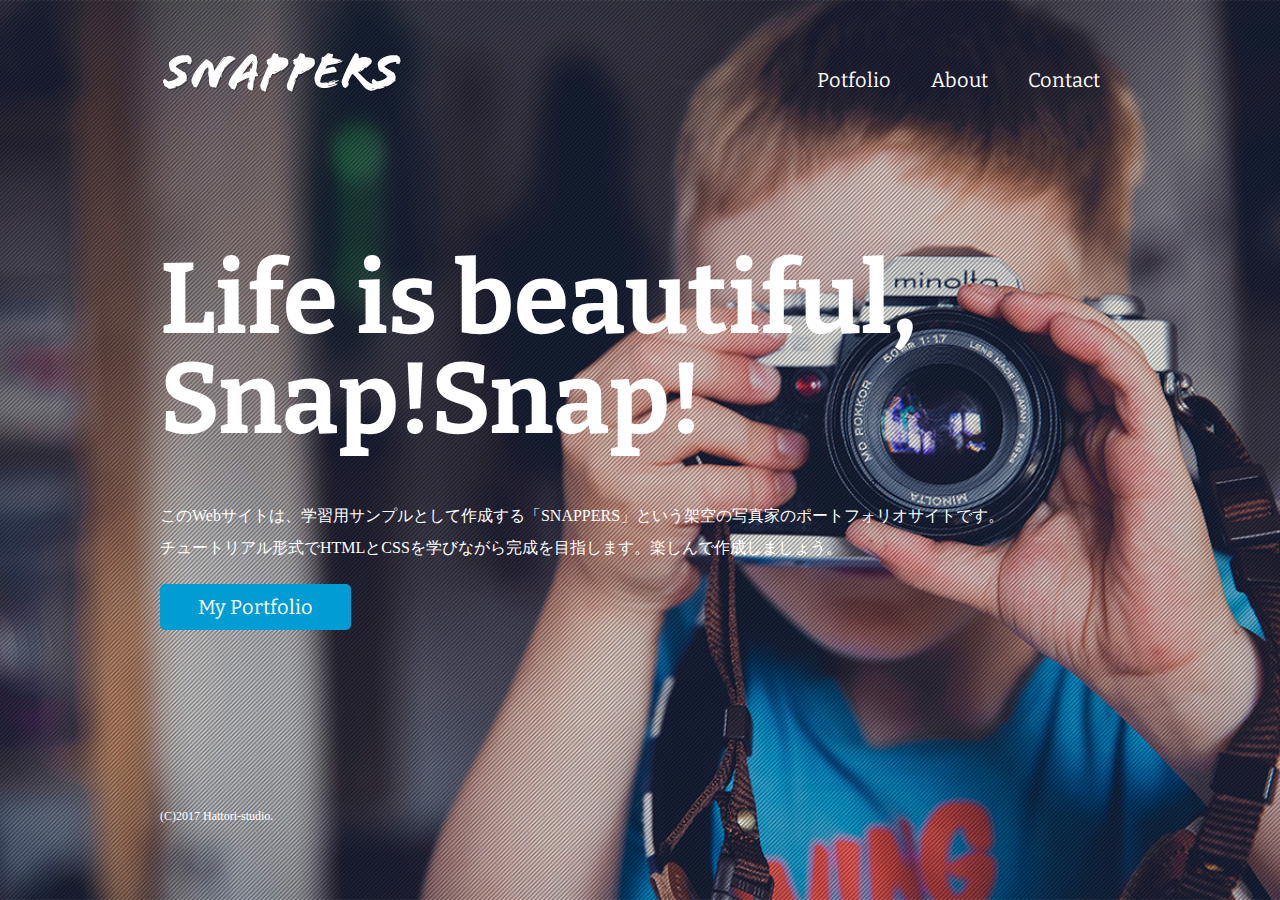
<file: index.html>
<!DOCTYPE html>

<html>
  <head>
    <meta charset="UTF-8">
    <title>風景写真家「SNAPPERS 」 Official Website</title>
    <link href="https://fonts.googleapis.com/css?family=Bitter:400,700" rel="stylesheet">
    <link href="css/style.css" rel="stylesheet">
    <link href="favicon.ico" rel="shortcut icon">
  </head>
  <body id="index">

    <!-- header始まり -->
    <header>
      <div class="logo">
        <a href="index.html"><img src="images/logo.png" alt="SNAPPERS"></a>
      </div>
      <nav>
        <ul class="global-nav">
          <li><a href=".html">Potfolio</a></li>
          <li><a href=".html">About</a></li>
          <li><a href=".html">Contact</a></li>
        </ul>
      </nav>
    </header>
    <!-- header終わり -->

    <!-- wrap始まり -->
    <div id="wrap"></div>
      <div class="content">
        <h1>Life is beautiful, Snap!Snap!</h1>
        <p>このWebサイトは、学習用サンプルとして作成する「SNAPPERS」という架空の写真家のポートフォリオサイトです。<br>チュートリアル形式でHTMLとCSSを学びながら完成を目指します。楽しんで作成しましょう。</p>
        <p class="btn"><a href="portfolio.html">My Portfolio</a></p>
      </div>
    </div>
    <!-- wrap終わり -->

    <!-- footer始まり -->
    <footer>
      <small>(C)2017 Hattori-studio.</small>
    </footer>
    <!-- footer終わり -->

  </body>
</html>
</file>
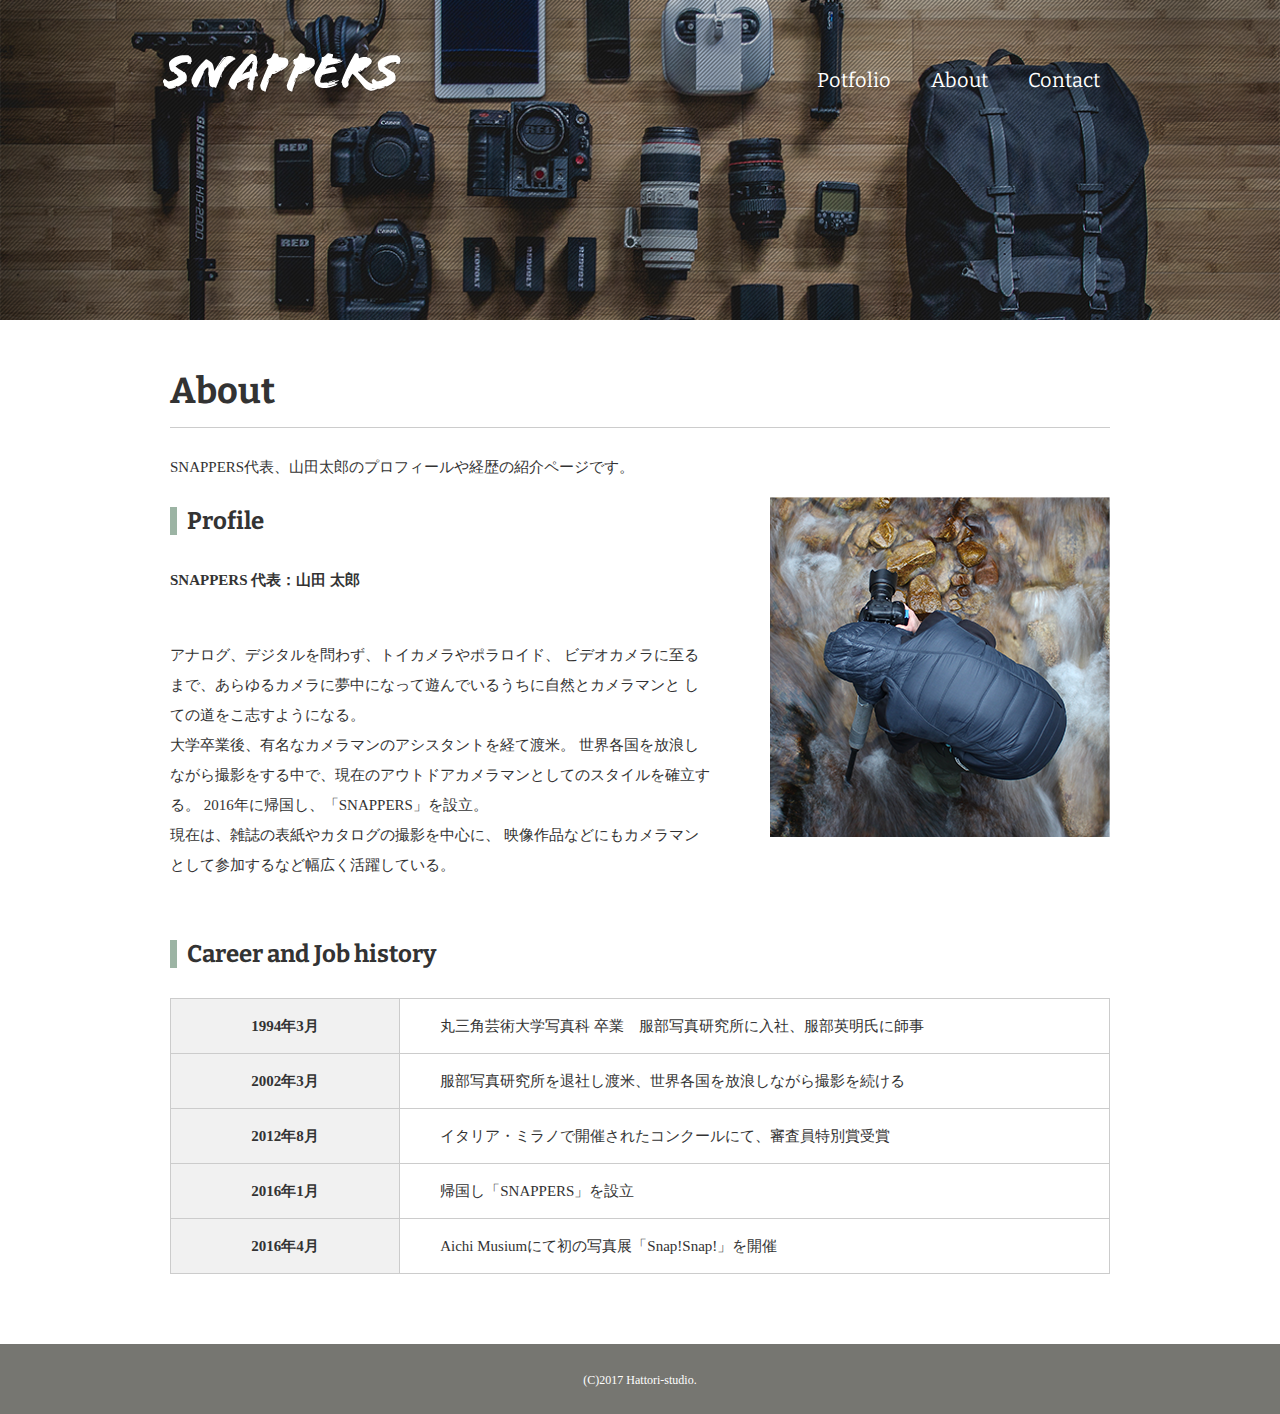
<file: about.html>
<!DOCTYPE html>

<html>
  <head>
    <meta charset="UTF-8">
    <title>About | 風景写真家「SNAPPERS」</title>
    <link href="https://fonts.googleapis.com/css?family=Bitter:400,700" rel="stylesheet">
    <link href="css/style.css" rel="stylesheet">
    <link href="favicon.ico" rel="shortcut icon">
  </head>
  <body id="about">

    <!-- header始まり -->
    <header>
      <div class="logo">
        <a href="index.html"><img src="images/logo.png" alt="SNAPPERS"></a>
      </div>
      <nav>
        <ul class="global-nav">
          <li><a href=".html">Potfolio</a></li>
          <li><a href=".html">About</a></li>
          <li><a href=".html">Contact</a></li>
        </ul>
      </nav>
    </header>
    <!-- header終わり -->

    <!-- wrap始まり -->
    <div id="wrap">
      <div class="content">
        <div class="main-center">
          <h1>About</h1>
          <p>SNAPPERS代表、山田太郎のプロフィールや経歴の紹介ページです。</p>
          <section class="profile clearfix">
            <div class="profile-txt">
              <h2 class="icon">Profile</h2>
              <p><span>SNAPPERS 代表：山田 太郎</span></p><br>アナログ、デジタルを問わず、トイカメラやポラロイド、
              ビデオカメラに至るまで、あらゆるカメラに夢中になって遊んでいるうちに自然とカメラマンと
              しての道をこ志すようになる。<br>大学卒業後、有名なカメラマンのアシスタントを経て渡米。
              世界各国を放浪しながら撮影をする中で、現在のアウトドアカメラマンとしてのスタイルを確立する。
              2016年に帰国し、「SNAPPERS」を設立。<br>現在は、雑誌の表紙やカタログの撮影を中心に、
              映像作品などにもカメラマンとして参加するなど幅広く活躍している。</p>
            </div>
            <img src="images/about-profile.png" alt="山田太郎プロフィール画像" class="profile-image">
          </section>
          <section class="career">
            <h2 class="icon">Career and Job history</h2>
            <table>
              <tr>
                <th>1994年3月</th>
                <td>丸三角芸術大学写真科 卒業　服部写真研究所に入社、服部英明氏に師事</td>
              </tr>
              <tr>
                <th>2002年3月</th>
                <td>服部写真研究所を退社し渡米、世界各国を放浪しながら撮影を続ける</td>
              </tr>
              <tr>
                <th>2012年8月</th>
                <td>イタリア・ミラノで開催されたコンクールにて、審査員特別賞受賞</td>
              </tr>
              <tr>
                <th>2016年1月</th>
                <td>帰国し「SNAPPERS」を設立</td>
              </tr>
              <tr>
                <th>2016年4月</th>
                <td>Aichi Musiumにて初の写真展「Snap!Snap!」を開催</td>
              </tr>
            </table>
          </section>
        </div>
      </div>
    </div>
    <!-- wrap終わり -->

    <!-- footer始まり -->
    <footer>
      <small>(C)2017 Hattori-studio.</small>
    </footer>
    <!-- footer終わり -->

  </body>
</html>
</file>
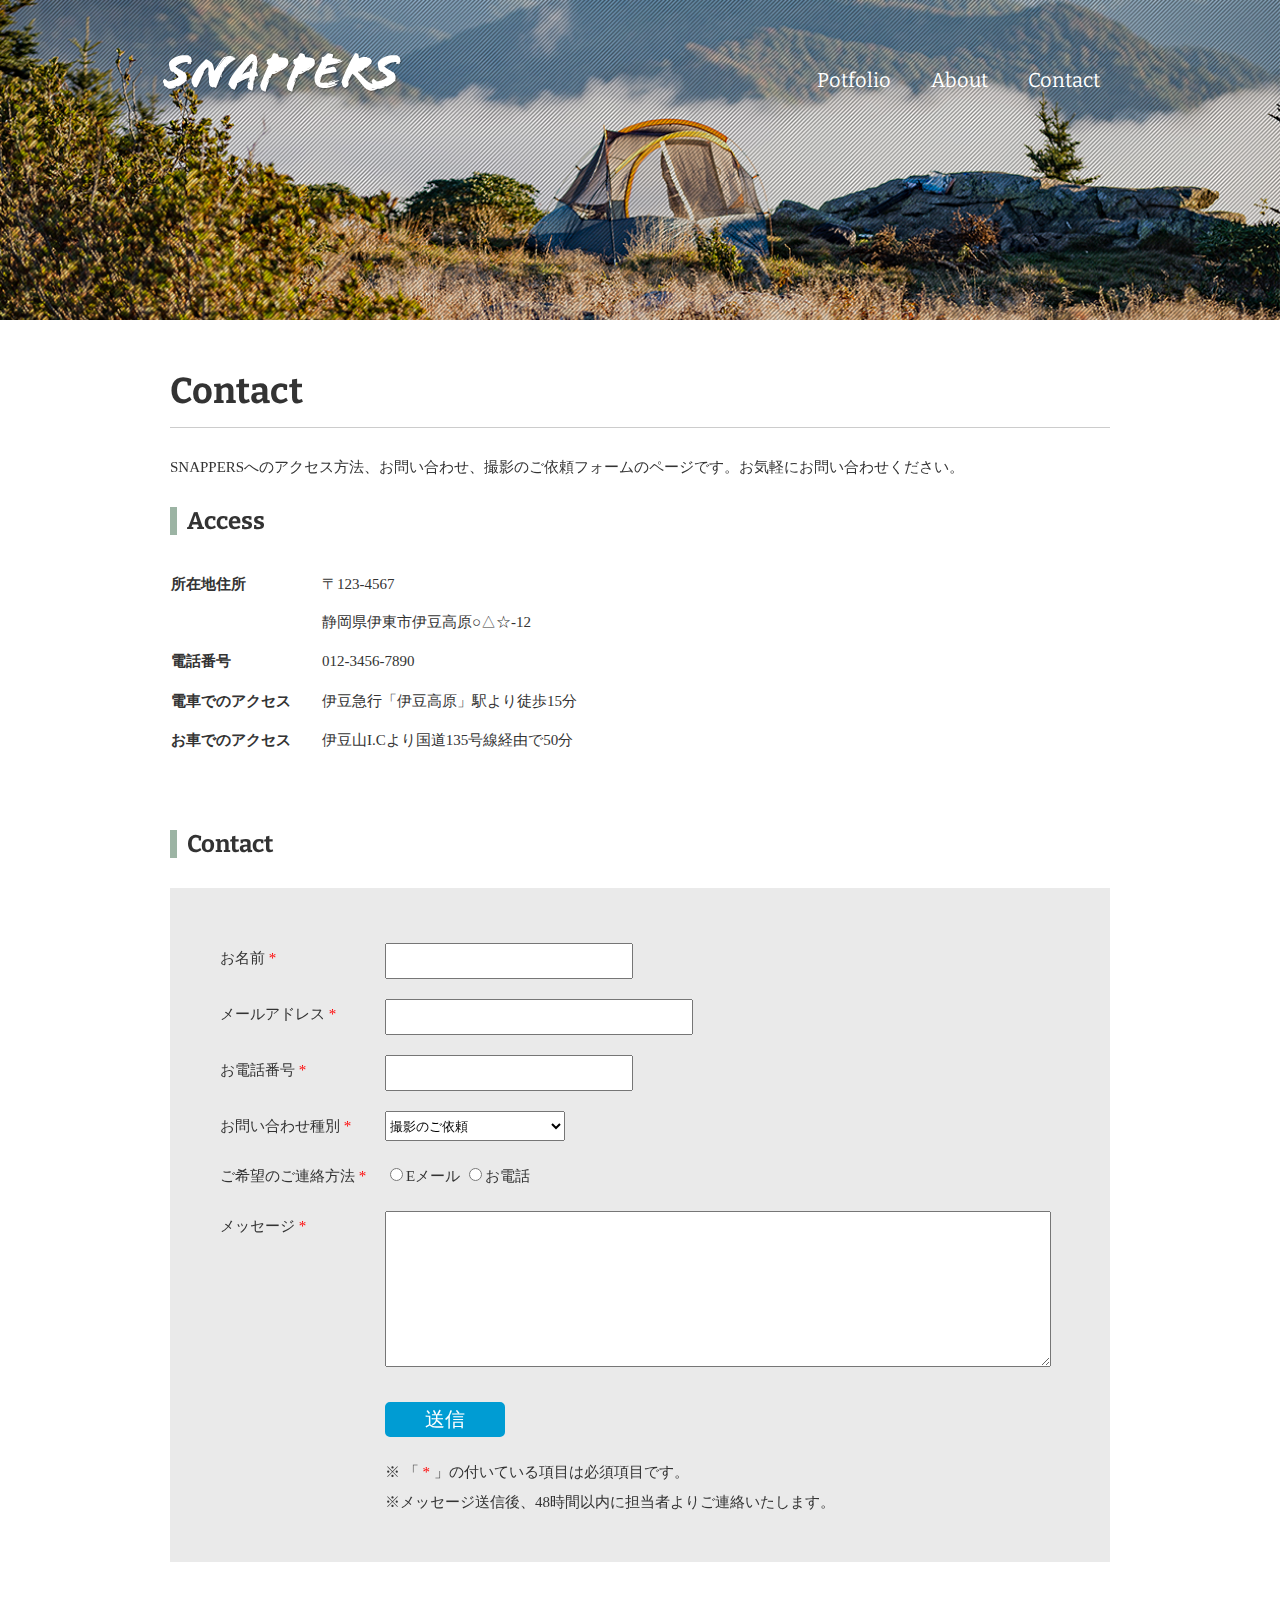
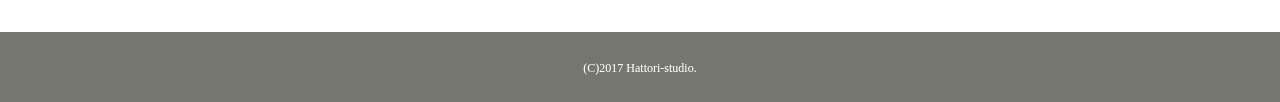
<file: contact.html>
<!DOCTYPE html>

<html>
  <head>
    <meta charset="UTF-8">
    <title>Contact | 風景写真家「SNAPPERS」</title>
    <link href="https://fonts.googleapis.com/css?family=Bitter:400,700" rel="stylesheet">
    <link href="css/style.css" rel="stylesheet">
    <link href="favicon.ico" rel="shortcut icon">
  </head>
  <body id="contact">

    <!-- header始まり -->
    <header>
      <div class="logo">
        <a href="index.html"><img src="images/logo.png" alt="SNAPPERS"></a>
      </div>
      <nav>
        <ul class="global-nav">
          <li><a href=".html">Potfolio</a></li>
          <li><a href=".html">About</a></li>
          <li><a href=".html">Contact</a></li>
        </ul>
      </nav>
    </header>
    <!-- header終わり -->

    <!-- wrap始まり -->
    <div id="wrap">
      <div class="content">
        <div class="main-center">
          <h1>Contact</h1>
          <p>SNAPPERSへのアクセス方法、お問い合わせ、撮影のご依頼フォームのページです。お気軽にお問い合わせください。</p>
          <section class="access clearfix">
            <h2 class="icon">Access</h2>
            <table>
              <tr>
                <th>所在地住所</th>
                <td>〒123-4567<br>静岡県伊東市伊豆高原○△☆-12</td>
              </tr>
              <tr>
                <th>電話番号</th>
                <td>012-3456-7890</td>
              </tr>
              <tr>
                <th>電車でのアクセス</th>
                <td>伊豆急行「伊豆高原」駅より徒歩15分</td>
              </tr>
              <tr>
                <th>お車でのアクセス</th>
                <td>伊豆山I.Cより国道135号線経由で50分</td>
              </tr>
            </table>
            <iframe src="https://www.google.com/maps/embed?pb=!1m18!1m12!1m3!1d1667190.0451467545!2d138.32773059527875!3d35.30025228675051!2m3!1f0!2f0!3f0!3m2!1i1024!2i768!4f13.1!3m3!1m2!1s0x6019dcd319ce2d9f%3A0xbc111be9ad0e0569!2z5LyK6LGG6auY5Y6f!5e0!3m2!1sja!2sjp!4v1544949475476" width="460" height="220" frameborder="0" style="border:0" allowfullscreen></iframe>
          </section>
          <section>
            <h2 class="icon">Contact</h2>
            <div class="form">
              <dl>
                <dt><span class="required">お名前</span></dt>
                <dd><input type="text" name="name" class="name" required></dd>
                <dt><span class="required">メールアドレス</span></dt>
                <dd><input type="email" name="email" class="email" required></dd>
                <dt><span class="required">お電話番号</span></dt>
                <dd><input type="tel" name="tel" class="tel" required></dd>
                <dt><span class="required">お問い合わせ種別</span></dt>
                <dd>
                  <select name="type" class="type">
                    <option value="撮影のご依頼">撮影のご依頼</option>
                    <option value="講演・各種メディア出演のご依頼">講演・各種メディア出演のご依頼</option>
                    <option value="その他お問い合わせ">その他お問い合わせ</option>
                  </select>
                </dd>
                <dt><span class="required">ご希望のご連絡方法</span></dt>
                <dd>
                  <input type="radio" name="contact" value="Eメール">Eメール
                  <input type="radio" name="contact" value="お電話">お電話
                </dd>
                <dt><span class="required">メッセージ</span></dt>
                <dd><textarea name="message" class="message"></textarea></dd>
              </dl>
              <button type="submit" class="btn">送信</button>
              <div class="attention">
                <p>※ 「<span class="required"></span>」の付いている項目は必須項目です。<br>※メッセージ送信後、48時間以内に担当者よりご連絡いたします。</p>
              </div>
            </div>
          </section>
        </div>

      </div>
    </div>
    <!-- wrap終わり -->

    <!-- footer始まり -->
    <footer>
      <small>(C)2017 Hattori-studio.</small>
    </footer>
    <!-- footer終わり -->

  </body>
</html>
</file>
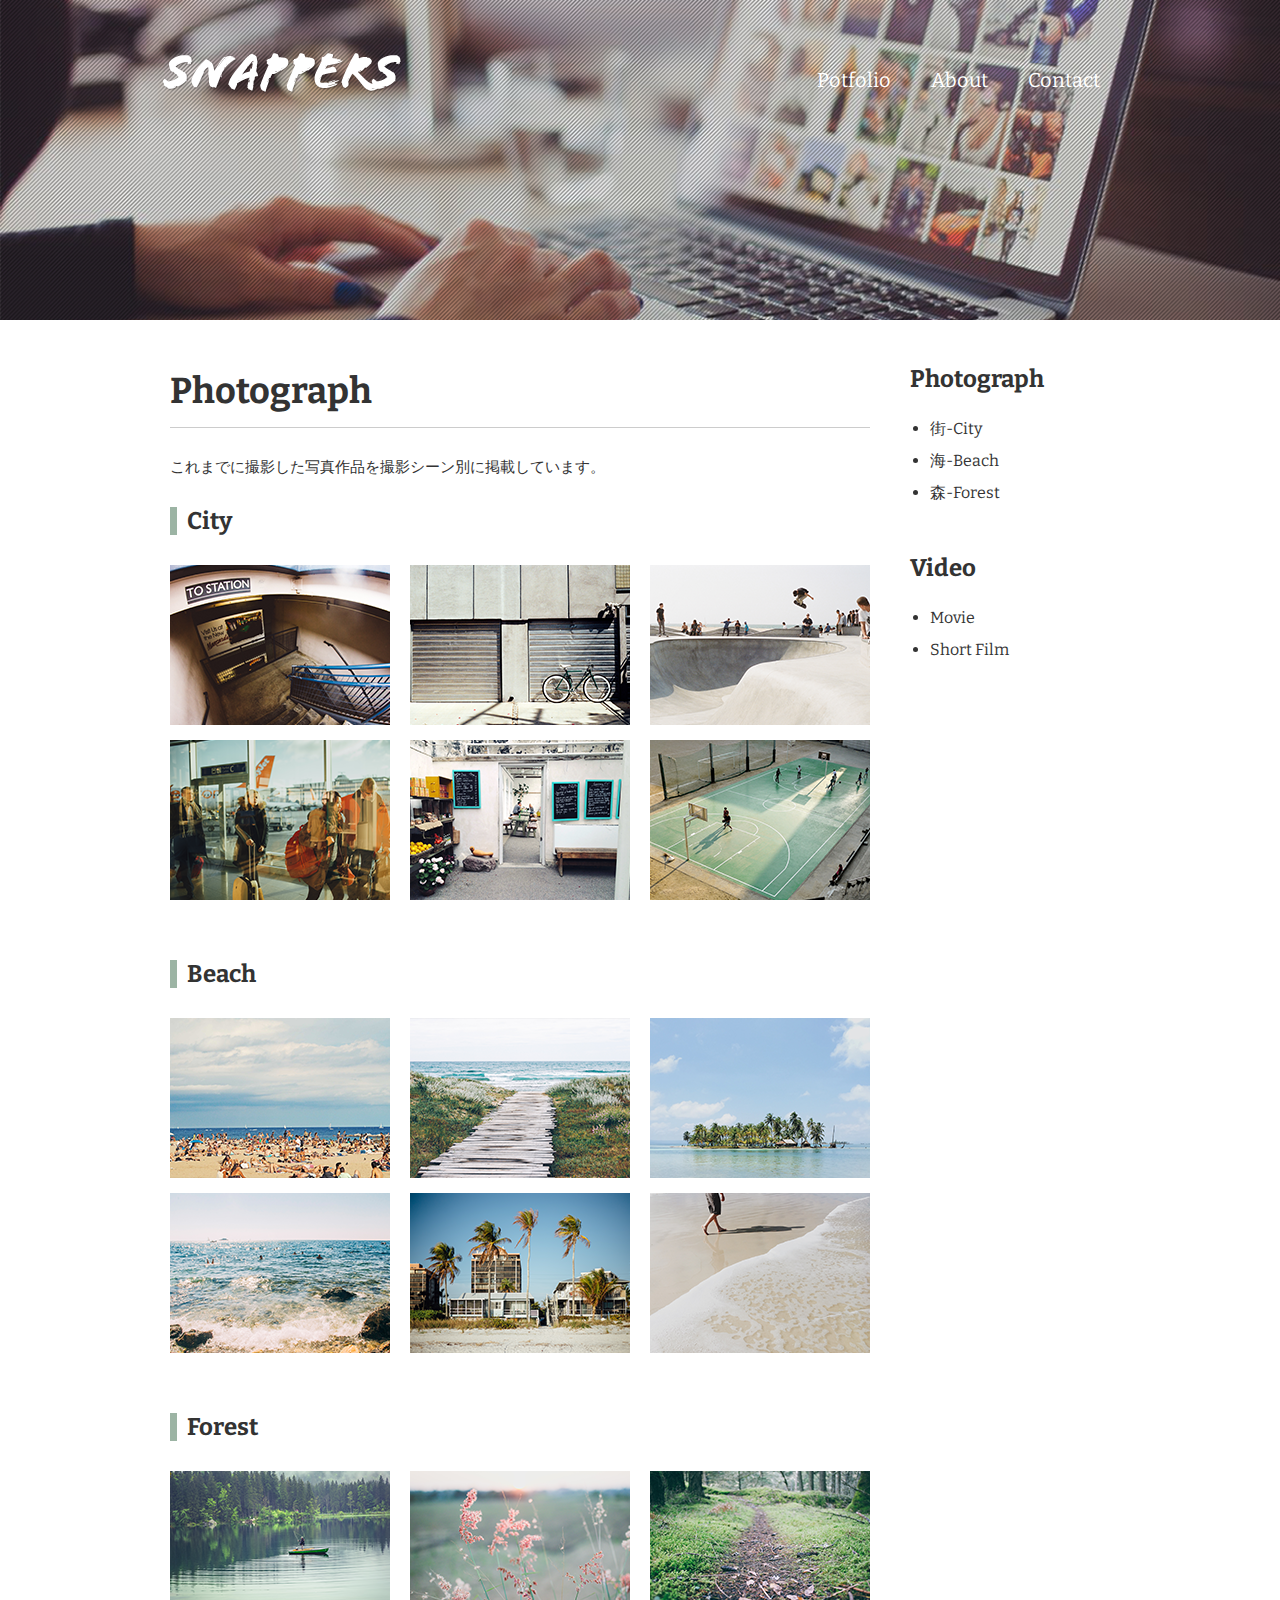
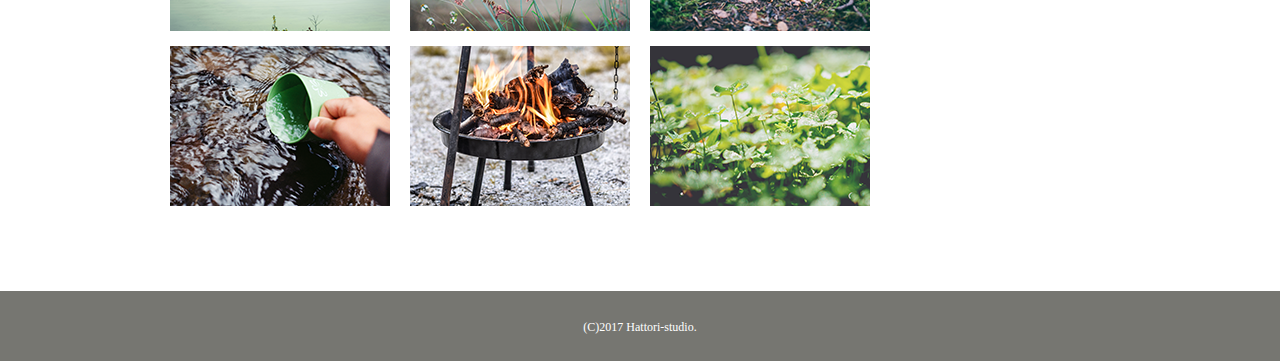
<file: photograph.html>
<!DOCTYPE html>

<html>
  <head>
    <meta charset="UTF-8">
    <title>Photograph | 風景写真家「SNAPPERS」</title>
    <link href="https://fonts.googleapis.com/css?family=Bitter:400,700" rel="stylesheet">
    <link href="css/style.css" rel="stylesheet">
    <link href="favicon.ico" rel="shortcut icon">
  </head>
  <body id="photograph">

    <!-- header始まり -->
    <header>
      <div class="logo">
        <a href="index.html"><img src="images/logo.png" alt="SNAPPERS"></a>
      </div>
      <nav>
        <ul class="global-nav">
          <li><a href=".html">Potfolio</a></li>
          <li><a href=".html">About</a></li>
          <li><a href=".html">Contact</a></li>
        </ul>
      </nav>
    </header>
    <!-- header終わり -->

    <!-- wrap始まり -->
    <div id="wrap" class="clearfix">
      <div class="content">
        <div class="main">
          <h1>Photograph</h1>
          <p>これまでに撮影した写真作品を撮影シーン別に掲載しています。</p>
          <section id="city" class="clearfix">
            <h2 class="icon">City</h2>
            <ul class="photograph-list">
              <li><img src="images/photograph-city-01.png" alt="駅への階段"></li>
              <li><img src="images/photograph-city-02.png" alt="自転車とシャッター"></li>
              <li><img src="images/photograph-city-03.png" alt="スケートパーク"></li>
              <li><img src="images/photograph-city-04.png" alt="エアポート"></li>
              <li><img src="images/photograph-city-05.png" alt="雑貨を扱う店舗"></li>
              <li><img src="images/photograph-city-06.png" alt="ストリートバスケ"></li>
            </ul>
          </section>
          <section id="beach" class="clearfix">
            <h2 class="icon">Beach</h2>
            <ul class="photograph-list">
              <li><img src="images/photograph-beach-01.png" alt="海水浴場"></li>
              <li><img src="images/photograph-beach-02.png" alt="ビーチへ続く道"></li>
              <li><img src="images/photograph-beach-03.png" alt="離れ小島"></li>
              <li><img src="images/photograph-beach-04.png" alt="岩場と波"></li>
              <li><img src="images/photograph-beach-05.png" alt="ヤシの木"></li>
              <li><img src="images/photograph-beach-06.png" alt="波打ち際"></li>
            </ul>
          </section>
          <section id="forest" class="clearfix">
            <h2 class="icon">Forest</h2>
            <ul class="photograph-list">
              <li><img src="images/photograph-forest-01.png" alt="池と小舟"></li>
              <li><img src="images/photograph-forest-02.png" alt="可憐な花"></li>
              <li><img src="images/photograph-forest-03.png" alt="森の小径"></li>
              <li><img src="images/photograph-forest-04.png" alt="清流をカップで掬う"></li>
              <li><img src="images/photograph-forest-05.png" alt="焚き木台"></li>
              <li><img src="images/photograph-forest-06.png" alt="新芽と若葉"></li>
            </ul>
          </section>
        </div>
        <aside class="sidebar">
          <section>
            <h2>Photograph</h2>
            <ul>
              <li><a href="photograph.html#city">街-City</a></li>
              <li><a href="photograph.html#beach">海-Beach</a></li>
              <li><a href="photograph.html#forest">森-Forest</a></li>
            </ul>
          </section>
          <section>
            <h2>Video</h2>
            <ul>
              <li><a href="photograph.html#movie">Movie</a></li>
              <li><a href="photograph.html#short-film">Short Film</a></li>
            </ul>
          </section>
        </aside>
      </div>
    </div>
    <!-- wrap終わり -->

    <!-- footer始まり -->
    <footer>
      <small>(C)2017 Hattori-studio.</small>
    </footer>
    <!-- footer終わり -->

  </body>
</html>
</file>
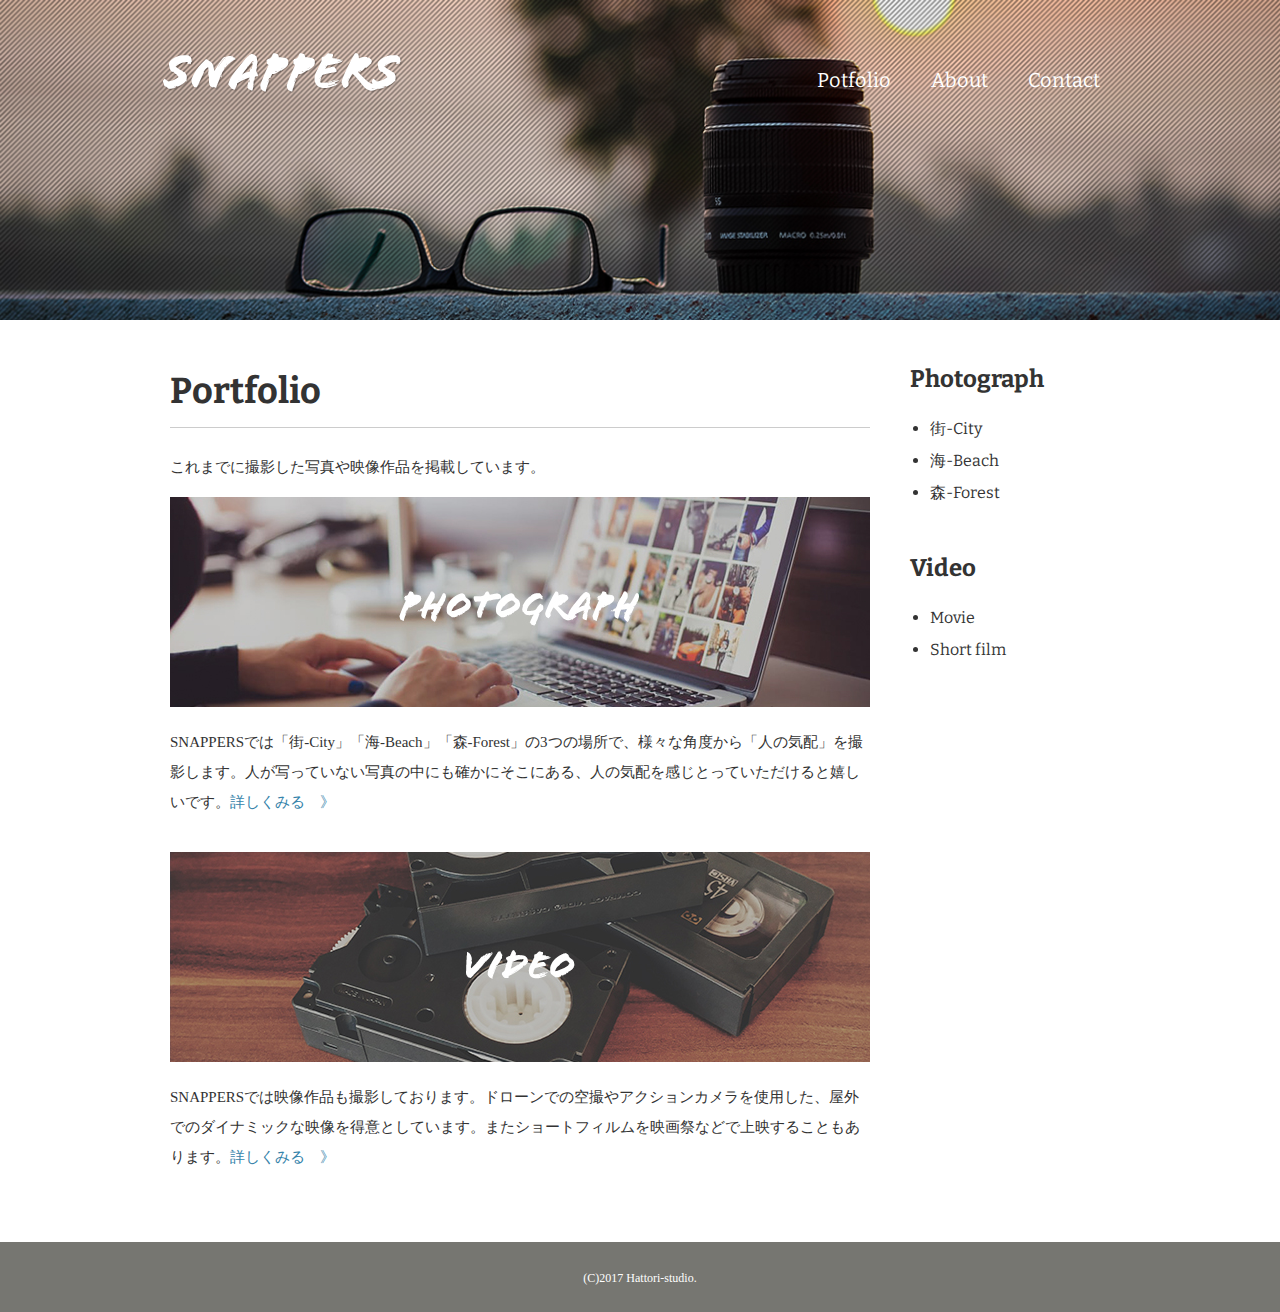
<file: portfolio.html>
<!DOCTYPE html>

<html>
  <head>
    <meta charset="UTF-8">
    <meta name="viewport" content="width=device-width, initial-scale=1">
    <title>Portfolio | 風景写真家「SNAPPERS」</title>
    <link href="https://fonts.googleapis.com/css?family=Bitter:400,700" rel="stylesheet">
    <link href="css/style.css" rel="stylesheet">
    <link href="favicon.ico" rel="shortcut icon">
  </head>
  <body id="portfolio">

    <!-- header始まり -->
    <header>
      <div class="logo">
        <a href="index.html"><img src="images/logo.png" alt="SNAPPERS"></a>
      </div>
      <nav>
        <ul class="global-nav">
          <li><a href=".html">Potfolio</a></li>
          <li><a href=".html">About</a></li>
          <li><a href=".html">Contact</a></li>
        </ul>
      </nav>
    </header>
    <!-- header終わり -->

    <!-- wrap始まり -->
    <div id="wrap" class="clearfix">
      <div class="content">
        <div class="main">
          <h1>Portfolio</h1>
          <p>これまでに撮影した写真や映像作品を掲載しています。</p>
          <section>
            <h2><a href="photograph.html"><img src="images/portfolio-photo.jpg" alt="PHOTOGRAPH"></a></h2>
            <p>SNAPPERSでは「街-City」「海-Beach」「森-Forest」の3つの場所で、様々な角度から「人の気配」を撮影します。人が写っていない写真の中にも確かにそこにある、人の気配を感じとっていただけると嬉しいです。<a href="photograph.html">詳しくみる　》</a></p>
          </section>
          <section>
              <h2><a href="video.html"><img src="images/portfolio-video.jpg" alt="PHOTOGRAPH"></a></h2>
              <p>SNAPPERSでは映像作品も撮影しております。ドローンでの空撮やアクションカメラを使用した、屋外でのダイナミックな映像を得意としています。またショートフィルムを映画祭などで上映することもあります。<a href="video.html">詳しくみる　》</a></p>
            </section>
        </div>
        <aside class="sidebar">
          <section>
            <h2>Photograph</h2>
            <ul>
              <li><a href="photograph.html#city">街-City</a></li>
              <li><a href="photograph.html#beach">海-Beach</a></li>
              <li><a href="photograph.html#forest">森-Forest</a></li>
            </ul>
          </section>
          <section>
            <h2>Video</h2>
            <ul>
              <li><a href="video.html#movie">Movie</a></li>
              <li><a href="video.html#short-film">Short film</a></li>
            </ul>
          </section>
        </aside>
      </div>
    </div>
    <!-- wrap終わり -->

    <!-- footer始まり -->
    <footer>
      <small>(C)2017 Hattori-studio.</small>
    </footer>
    <!-- footer終わり -->

  </body>
</html>
</file>
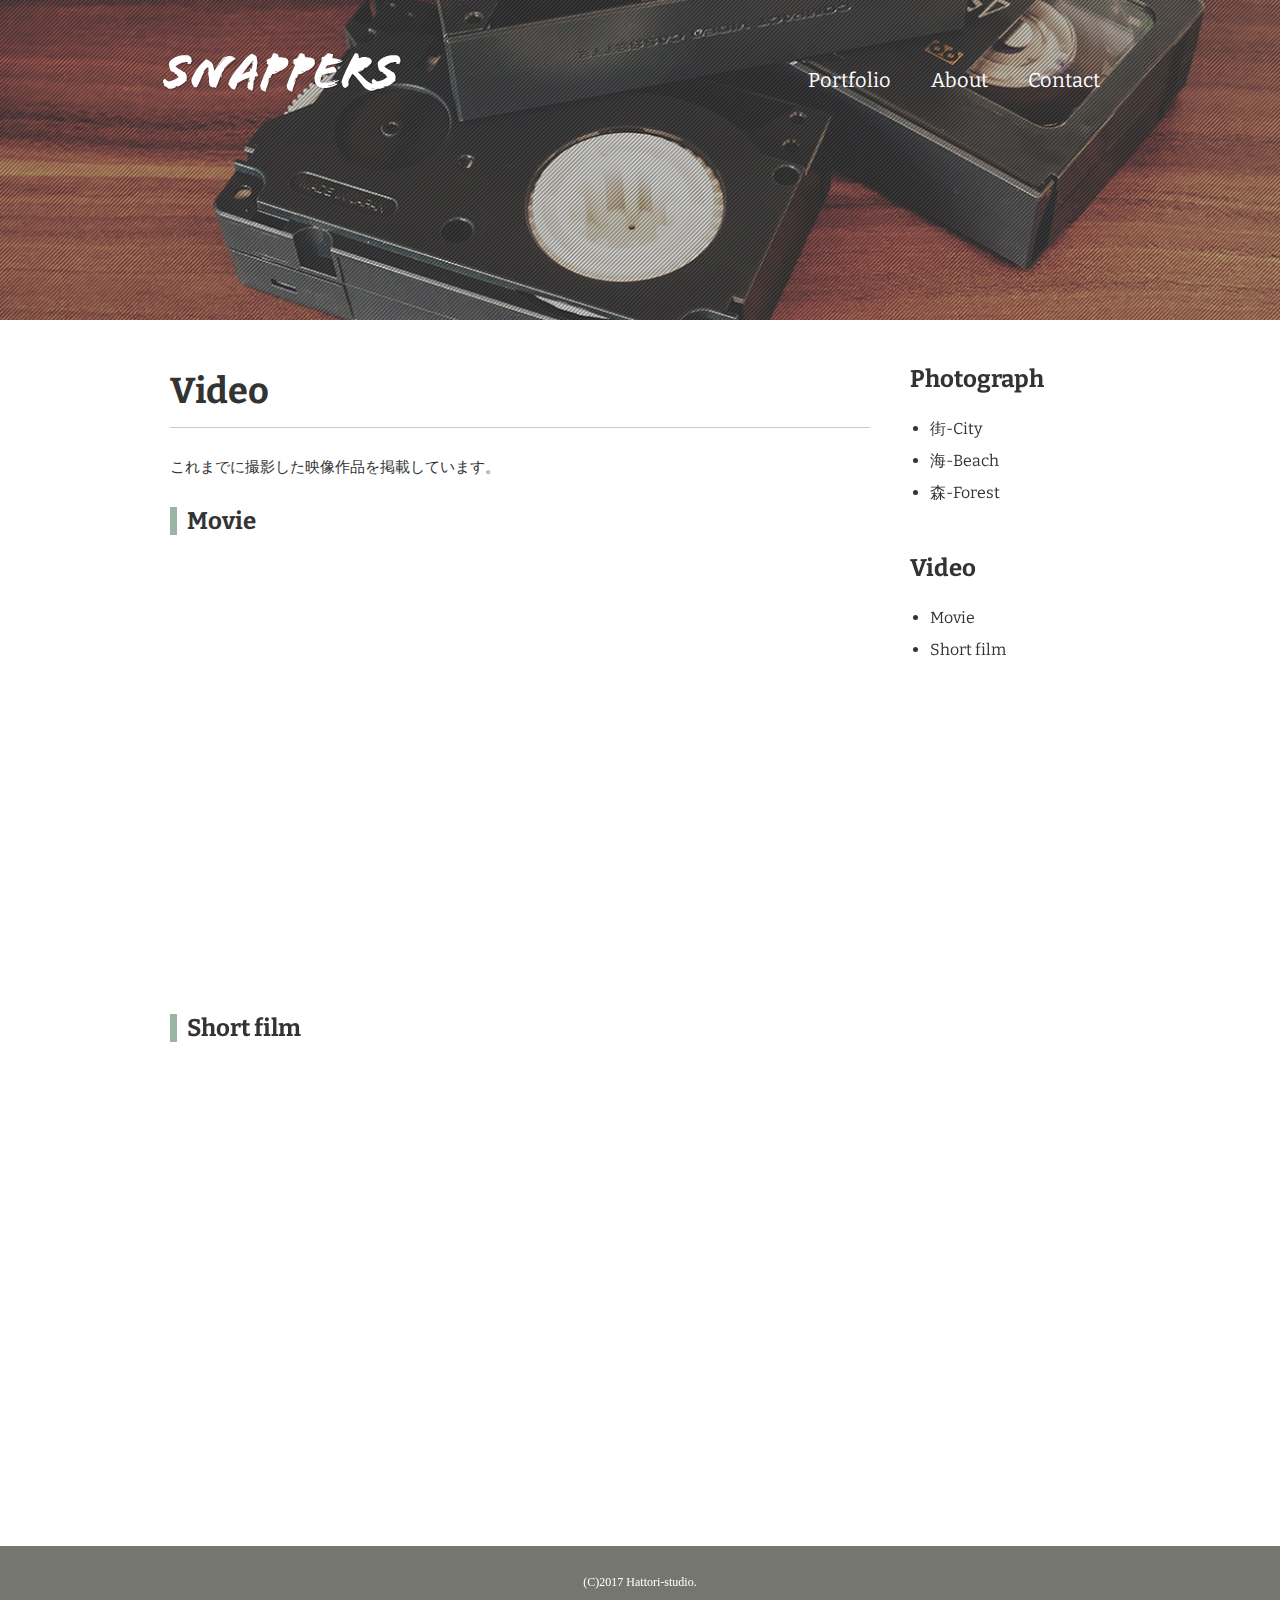
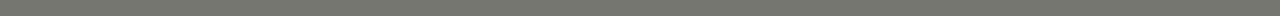
<file: video.html>
<!DOCTYPE html>

<html>
  <head>
    <meta charset="UTF-8">
    <title>Video｜風景写真家「SNAPPERS」</title>
    <link href="https://fonts.googleapis.com/css?family=Bitter:400,700" rel="stylesheet">
    <link href="css/style.css" rel="stylesheet">
    <link href="favicon.ico" rel="shortcut icon">
  </head>
  <body id="video">
    
    <!-- header始まり -->
    <header>
      <div class="logo">
        <a href="index.html"><img src="images/logo.png" alt="SNAPPERS"></a>
      </div>
      <nav>
        <ul class="global-nav">
          <li><a href="portfolio.html">Portfolio</a></li>
          <li><a href="about.html">About</a></li>
          <li><a href="contact.html">Contact</a></li>
        </ul>
      </nav>
    </header>
    <!-- header終わり -->
    
    <!-- wrap始まり -->
    <div id="wrap" class="clearfix">
      <div class="content">
        <div class="main">
          <h1>Video</h1>
          <p>これまでに撮影した映像作品を掲載しています。</p>
          <section id="movie">
            <h2 class="icon">Movie</h2>
            <iframe width="700" height="394" src="https://www.youtube.com/embed/DgNOX9lfck8" frameborder="0" allow="accelerometer; autoplay; encrypted-media; gyroscope; picture-in-picture" allowfullscreen></iframe>
          </section>
  				<section id="short-film">
            <h2 class="icon">Short film</h2>          
            <iframe width="700" height="394" src="https://www.youtube.com/embed/NSojQoROjHk" frameborder="0" allow="accelerometer; autoplay; encrypted-media; gyroscope; picture-in-picture" allowfullscreen></iframe>
          </section>
        </div>
        <aside class="sidebar">
          <section>
            <h2>Photograph</h2>
            <ul>
              <li><a href="photograph.html#city">街-City</a></li>
              <li><a href="photograph.html#beach">海-Beach</a></li>
              <li><a href="photograph.html#forest">森-Forest</a></li>
            </ul>
          </section>
          <section>
            <h2>Video</h2>
            <ul>
              <li><a href="video.html#movie">Movie</a></li>
              <li><a href="video.html#short">Short film</a></li>
            </ul>
          </section>
        </aside>
      </div>
    </div>
    <!-- wrap終わり -->
    
    <!-- footer始まり -->
    <footer>
      <small>(C)2017 Hattori-studio.</small>
    </footer>
    <!-- footer終わり -->
    
  </body>
</html>
</file>
<file: css/style.css>
@charset "utf-8";

body {
  margin: 0;
  padding: 0;
  background-color: #cccccc;
  color: #333333;
  font-size: 15px;
  line-height: 2;
}

p, h1, h2, h3, h4, h5, h6 {
  margin-top: 0;
}

img {
  vertical-align: bottom;
}

ul {
  margin: 0;
  padding: 0;
}

a {
  color: #3583aa;
  text-decoration: none;
}

a:visited {
  color: #788d98;
}

a:hover {
  text-decoration: underline;
}

header {
  width: 960px;
  height: 100px;
  margin: 0 auto;
}

.logo {
  float: left;
  margin-top: 50px;
}

.global-nav {
  float: right;
  margin-top: 60px;
}

.global-nav li {
  float: left;
  margin: 0 20px;
  font-size: 20px;
  list-style: none;
  font-family: 'Bitter', serif;
}

.global-nav li a {
  color: #ffffff;
}

.global-nav li a:hover {
  border-bottom: 2px solid #ffffff;
  padding-bottom: 3px;
  text-decoration: none;
}

#wrap {
  clear: both;
  background-color: #ffffff;
  margin-top: 220px;
  padding: 35px 0;
}

.content {
  width: 960px;
  margin: 0 auto;
}

footer {
  text-align: center;
  color: #ffffff;
  padding: 20px 0;
  background-color: #767671;
}

footer small {
  font-size: 12px;
}

#index h1 {
  font-size: 100px;
  line-height: 1;
  color: #ffffff;
  font-family: 'Bitter', serif;
  margin-bottom: 50px;
  border: none;
}

#index .content {
  margin-top: 150px;
}

#index p {
  font-size: 16px;
  color: #ffffff;
}

.btn a {
  background-color: #009cd3;
  color: #ffffff;
  font-size: 20px;
  font-family: 'Bitter', serif;
  width: 185px;
  display: block;
  text-align: center;
  line-heigth: 50px;
  margin-top: 20px;
  border-radius: 5px;
  border: 3px solid #009cd3;
}

.btn a:hover {
  text-decoration: none;
  background-color: #ffffff;
  color: #009cd3;
}

#index footer {
  width: 960px;
  margin: 150px auto 0 auto;
  text-align: left;
  background-color: transparent;
}

#index {
  background-image: url(../images/bg-index.jpg);
  background-repeat: no-repeat;
  background-position: center center;
  background-attachment: fixed;
  background-size: cover;
}

#about {
  background-image: url(../images/bg-about.jpg);
  background-repeat: no-repeat;
  background-position: center top;
  background-attachment: fixed;
  background-size: 100% auto;
}

.main-center {
  width: 940px;
  margin: 0 auto;
}

h1 {
  font-family: 'Bitter', serif;
  font-size: 36px;
  border-bottom: 1px solid #cccccc;
}

h2 {
  font-family: 'Bitter', serif;
  font-size: 24px;
}

.icon:before {
  content: "";
  padding-right: 10px;
  border-left: 7px solid #9cb4a4;
}

#about .profile-txt {
  width: 540px;
  float: left;
}

#about .profile-txt span {
  font-weight: bold;
}

#about .profile-image {
  float: right;
}

.clearfix:after {
  content: "";
  display: block;
  clear: both;
}

section {
  margin-bottom: 35px;
}

#about .career th {
  width: 240px;
  background-color: #f0f0f0f0;
  padding: 12px 0;
  border: 1px solid #cccccc;
}

#about .career td {
  width: 660px;
  padding: 12px 40px;
  border: 1px solid #cccccc;
}

table {
  border-spacing: 0;
  border-collapse: collapse;
}

#index #wrap {
  background-color: transparent;
  margin-top: 0;
  padding: 0;
}

#portfolio {
  background-image: url(../images/bg-portfolio.jpg);
  background-repeat: no-repeat;
  background-position: center top;
  background-attachment: fixed;
  background-size: 100% auto;
}

.main {
  width: 700px;
  margin: 0 10px;
  float: left;
}

.sidebar {
  width: 200px;
  margin: 0 10px 0 30px;
  float: right;
  font-family: 'Bitter', serif;
}

a img:hover {
  opacity: 0.8;
}

.sidebar h2 {
  margin-bottom: 10px;
}

.sidebar ul {
  font-size: 16px;
  margin-left: 20px;
}

.sidebar ul a {
  color: #333333;
}

#photograph {
  background-image: url(../images/bg-photograph.jpg);
  background-repeat: no-repeat;
  background-position: center top;
  background-attachment: fixed;
  background-size: 100% auto;
}

#photograph .photograph-list li {
  float: left;
  list-style: none;
  margin: 0 20px 15px 0;
}

#photograph .photograph-list li:nth-child(3n) {
  margin-right: 0;
}

#video {
  background-image: url(../images/bg-video.jpg);
  background-repeat: no-repeat;
  background-position: center top;
  background-attachment: fixed;
  background-size: 100% auto;
}

#contact {
  background-image: url(../images/bg-contact.jpg);
  background-repeat: no-repeat;
  background-position: center top;
  background-attachment: fixed;
  background-size: 100% auto;
}

#contact .access table {
  float: left;
}

#contact .access th,
#contact .access td {
  text-align: left;
  vertical-align: top;
  line-height: 2.5;
}

#contact .access td {
  padding-left: 30px;
}

#contact .access iframe {
  width: 460px;
  float: right;
}

#contact .form {
  background-color: #eaeaea;
  padding: 30px 50px;
}

#contact .form dl dt {
  width: 165px;
  padding: 10px 0;
  float: left;
  clear: both;
}

#contact .form dl dd {
  padding: 10px 0;
}

#contact .form .name {
  width: 240px;
  height: 30px;
}

#contact .form .email {
  width: 300px;
  height: 30px;
}

#contact .form .tel {
  width: 240px;
  height: 30px;
}

#contact .form .type {
  width: 180px;
  height: 30px;
}

#contact .form .message {
  width: 660px;
  height: 150px;
}

#contact .form button {
  background-color: #009cd3;
  color: #ffffff;
  font-size: 20px;
  width: 120px;
  display: block;
  text-align: center;
  line-heigth: 50px;
  border-radius: 5px;
  border: 3px solid #009cd3;
  margin-left: 165px;
}

#contact .form button:hover {
  text-decoration: none;
  background-color: #ffffff;
  color: #009cd3;
  cursor: pointer;
}

#contact .form .required:after {
  content: " * ";
  color: #ff0000;
}

#contact .form .attention {
  margin: 20px 0 0 165px;
}

@media screen and (max-width:600px) {
/* 画面サイズが600px以下の場合に適用 */
  
  body {
    font-size: 3.5vw;
  }

  h1 {
    font-size: 7.2vw;
  }

  h2 {
    font-size: 6vw;
  }

  header {
    width: auto;
    margin: 0.5%;
  }

  .logo {
    float: none;
    margin-top: 60px;
    text-align: center;
  }

  .global-nav {
    float: none;
    margin-top: 40px;
    text-align: center;
  }

  .global-nav li {
    display: inline;
    float: none;
    margin: 0 8px;
  }

  #wrap {
    margin-top: 40px;
    padding: 35px 0 0;
  }

  .content {
    width: 100%;
  }

  .main {
    float: none;
    width: auto;
    margin: 0 5%;
  }

  h2 img {
    max-width: 100%;
  }

  #portfolio {
    background-image: url(../images/bg-portfolio-sp.jpg);
  }

  .sidebar {
    width: auto;
    float: none;
    margin: 0;
    padding: 30px 10% 10px;
    background-color: #f7f6f4;
  }
}
</file>
